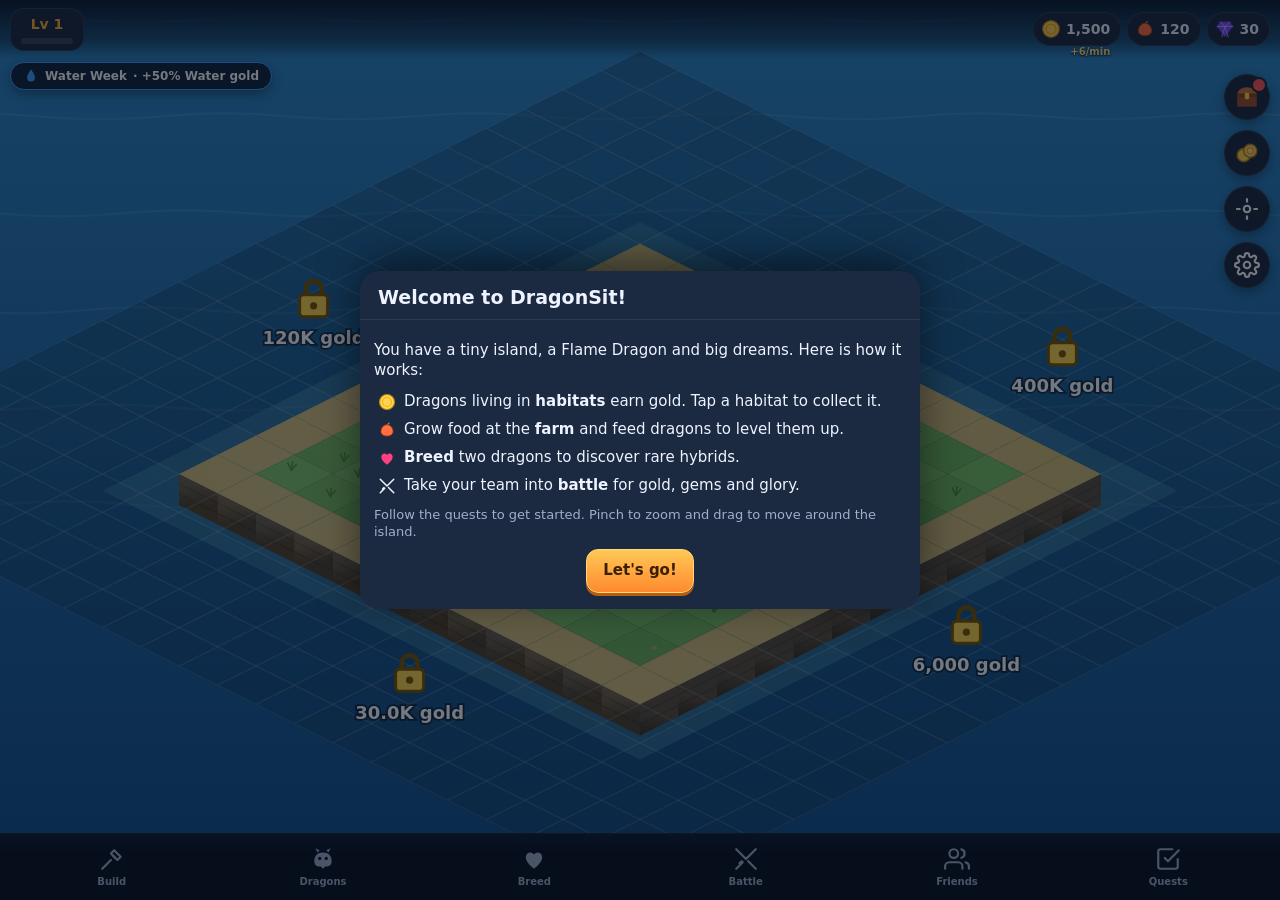
<file: index.html>
<!doctype html>
<html lang="en">
<head>
  <meta charset="utf-8">
  <meta name="viewport" content="width=device-width, initial-scale=1, maximum-scale=1, user-scalable=no, viewport-fit=cover">
  <title>DragonSit</title>
  <meta name="description" content="Raise, breed and battle dragons on your own island. A cosy city-builder you can play in your browser.">
  <meta name="theme-color" content="#0f1b2d">
  <meta name="apple-mobile-web-app-capable" content="yes">
  <meta name="mobile-web-app-capable" content="yes">
  <meta name="apple-mobile-web-app-status-bar-style" content="black-translucent">
  <meta name="apple-mobile-web-app-title" content="DragonSit">
  <meta name="format-detection" content="telephone=no">
  <link rel="manifest" href="./manifest.webmanifest">
  <link rel="icon" type="image/svg+xml" href="./icons/icon.svg">
  <link rel="apple-touch-icon" href="./icons/apple-touch-icon.png">
  <link rel="stylesheet" href="./css/style.css">
</head>
<body>
  <div id="app">
    <canvas id="island" aria-label="Your dragon island"></canvas>

    <header id="hud">
      <button class="player" id="hud-player" aria-label="Player level and quests">
        <span class="lvl-badge">Lv <b id="hud-level">1</b></span>
        <span class="xpbar"><span id="hud-xp"></span></span>
        <span id="quest-badge" class="badge" hidden>0</span>
      </button>
      <div class="resources">
        <button class="res" id="hud-gold"><svg viewBox="0 0 24 24"><circle cx="12" cy="12" r="10" fill="#ffd54f" stroke="#b8860b" stroke-width="1.5"/><circle cx="12" cy="12" r="6" fill="none" stroke="#f9a825" stroke-width="1.5"/></svg><span id="hud-gold-v">0</span><small id="hud-rate">+0/min</small></button>
        <button class="res" id="hud-food"><svg viewBox="0 0 24 24"><path d="M12 5C7 5 4 10 4 14c0 4 4 6 8 6s8-2 8-6c0-4-3-9-8-9z" fill="#ff7043" stroke="#bf360c" stroke-width="1.2"/><path d="M12 5c1-2 2-3 4-3-1 2-2 3-4 3z" fill="#7cb342"/></svg><span id="hud-food-v">0</span></button>
        <button class="res" id="hud-gems"><svg viewBox="0 0 24 24"><path d="M6 3h12l4 6-10 13L2 9z" fill="#7c4dff" stroke="#4527a0" stroke-width="1.2"/><path d="M6 3l6 6 6-6M2 9h20M12 9l-4 13M12 9l4 13" fill="none" stroke="#d1c4e9" stroke-width="1" opacity=".8"/></svg><span id="hud-gems-v">0</span></button>
      </div>
    </header>

    <div id="side-buttons">
      <button class="round-btn" id="btn-daily" aria-label="Daily chest" title="Daily chest"><svg viewBox="0 0 24 24"><path d="M3 9h18v11a1 1 0 0 1-1 1H4a1 1 0 0 1-1-1z" fill="#a0522d"/><path d="M3 9a9 6 0 0 1 18 0z" fill="#c8763b"/><rect x="3" y="9" width="18" height="3" fill="#8b4513"/><rect x="10" y="8" width="4" height="6" rx="1" fill="#ffd54f"/></svg></button>
      <button class="round-btn" id="btn-collect" aria-label="Collect all gold" title="Collect all"><svg viewBox="0 0 24 24"><circle cx="9" cy="14" r="6" fill="#ffd54f" stroke="#b8860b" stroke-width="1.5"/><circle cx="15" cy="10" r="6" fill="#ffe082" stroke="#b8860b" stroke-width="1.5"/><circle cx="15" cy="10" r="3" fill="none" stroke="#f9a825" stroke-width="1.5"/></svg></button>
      <button class="round-btn" id="btn-center" aria-label="Center map" title="Center map"><svg viewBox="0 0 24 24" fill="none" stroke="#fff" stroke-width="2"><circle cx="12" cy="12" r="3"/><path d="M12 2v4M12 18v4M2 12h4M18 12h4"/></svg></button>
      <button class="round-btn" id="btn-isles" aria-label="Travel between isles" title="Isles" hidden><svg viewBox="0 0 24 24" fill="none" stroke="#fff" stroke-width="2" stroke-linecap="round" stroke-linejoin="round"><path d="M3 17l6-6 4 4 8-8"/><path d="M14 7h7v7"/><path d="M3 21h18"/></svg></button>
      <button class="round-btn" id="btn-settings" aria-label="Settings" title="Settings"><svg viewBox="0 0 24 24" fill="none" stroke="#fff" stroke-width="2"><circle cx="12" cy="12" r="3"/><path d="M19.4 15a1.7 1.7 0 0 0 .3 1.8l.1.1a2 2 0 1 1-2.8 2.8l-.1-.1a1.7 1.7 0 0 0-1.8-.3 1.7 1.7 0 0 0-1 1.5V21a2 2 0 1 1-4 0v-.1a1.7 1.7 0 0 0-1.1-1.5 1.7 1.7 0 0 0-1.8.3l-.1.1a2 2 0 1 1-2.8-2.8l.1-.1a1.7 1.7 0 0 0 .3-1.8 1.7 1.7 0 0 0-1.5-1H3a2 2 0 1 1 0-4h.1a1.7 1.7 0 0 0 1.5-1.1 1.7 1.7 0 0 0-.3-1.8l-.1-.1a2 2 0 1 1 2.8-2.8l.1.1a1.7 1.7 0 0 0 1.8.3H9a1.7 1.7 0 0 0 1-1.5V3a2 2 0 1 1 4 0v.1a1.7 1.7 0 0 0 1 1.5 1.7 1.7 0 0 0 1.8-.3l.1-.1a2 2 0 1 1 2.8 2.8l-.1.1a1.7 1.7 0 0 0-.3 1.8V9a1.7 1.7 0 0 0 1.5 1H21a2 2 0 1 1 0 4h-.1a1.7 1.7 0 0 0-1.5 1z"/></svg></button>
    </div>

    <button id="event-banner" class="event-banner" aria-label="Weekly event"></button>

    <div id="a2hs" class="a2hs" hidden>
      <span>Tap <b>Share</b> → <b>Add to Home Screen</b> to play fullscreen.</span><button class="icon-btn" aria-label="Dismiss">&times;</button>
    </div>

    <nav id="bottom-nav">
      <button data-open="shop"><svg viewBox="0 0 24 24" fill="none" stroke="currentColor" stroke-width="2" stroke-linecap="round" stroke-linejoin="round"><path d="M14 4l6 6-3 3-6-6zM3 21l8-8"/><path d="M13 9l2 2"/></svg><span>Build</span></button>
      <button data-open="dragons"><svg viewBox="0 0 24 24" fill="currentColor"><path d="M4 14c0-5 3-8 8-8s8 3 8 8c0 3-2 5-5 5h-1l-2 2-2-2h-1c-3 0-5-2-5-5zm5-1a1.5 1.5 0 1 0 0-3 1.5 1.5 0 0 0 0 3zm6 0a1.5 1.5 0 1 0 0-3 1.5 1.5 0 0 0 0 3zM7 6L5 2l4 2zm10 0l2-4-4 2z"/></svg><span>Dragons</span></button>
      <button data-open="breed"><svg viewBox="0 0 24 24" fill="currentColor"><path d="M12 21C4 15 3 10 6 7c2-2 5-1 6 1 1-2 4-3 6-1 3 3 2 8-6 14z"/></svg><span>Breed</span></button>
      <button data-open="battle"><svg viewBox="0 0 24 24" fill="none" stroke="currentColor" stroke-width="2" stroke-linecap="round"><path d="M3 21l6-6M21 21l-6-6M3 3l9 9M21 3l-9 9M14 14l2 2M8 14l-2 2"/></svg><span>Battle</span></button>
      <button data-open="friends"><svg viewBox="0 0 24 24" fill="none" stroke="currentColor" stroke-width="2" stroke-linecap="round" stroke-linejoin="round"><path d="M17 21v-2a4 4 0 0 0-4-4H5a4 4 0 0 0-4 4v2"/><circle cx="9" cy="7" r="4"/><path d="M23 21v-2a4 4 0 0 0-3-3.87M16 3.13a4 4 0 0 1 0 7.75"/></svg><span>Friends</span></button>
      <button data-open="quests"><svg viewBox="0 0 24 24" fill="none" stroke="currentColor" stroke-width="2" stroke-linecap="round" stroke-linejoin="round"><path d="M9 11l3 3L22 4"/><path d="M21 12v7a2 2 0 0 1-2 2H5a2 2 0 0 1-2-2V5a2 2 0 0 1 2-2h11"/></svg><span>Quests</span></button>
    </nav>

    <div id="placement-bar" hidden>
      <button class="btn ghost" data-action="cancel">Cancel</button>
      <div class="pl-text"><div class="pl-name">Place</div><div class="pl-hint">Drag to position</div></div>
      <button class="btn primary" data-action="confirm">Confirm</button>
    </div>

    <div id="battle-root" hidden></div>
    <div id="modal-root"></div>
    <div id="toast-root"></div>
  </div>
  <script type="module" src="./src/main.js"></script>
</body>
</html>
</file>
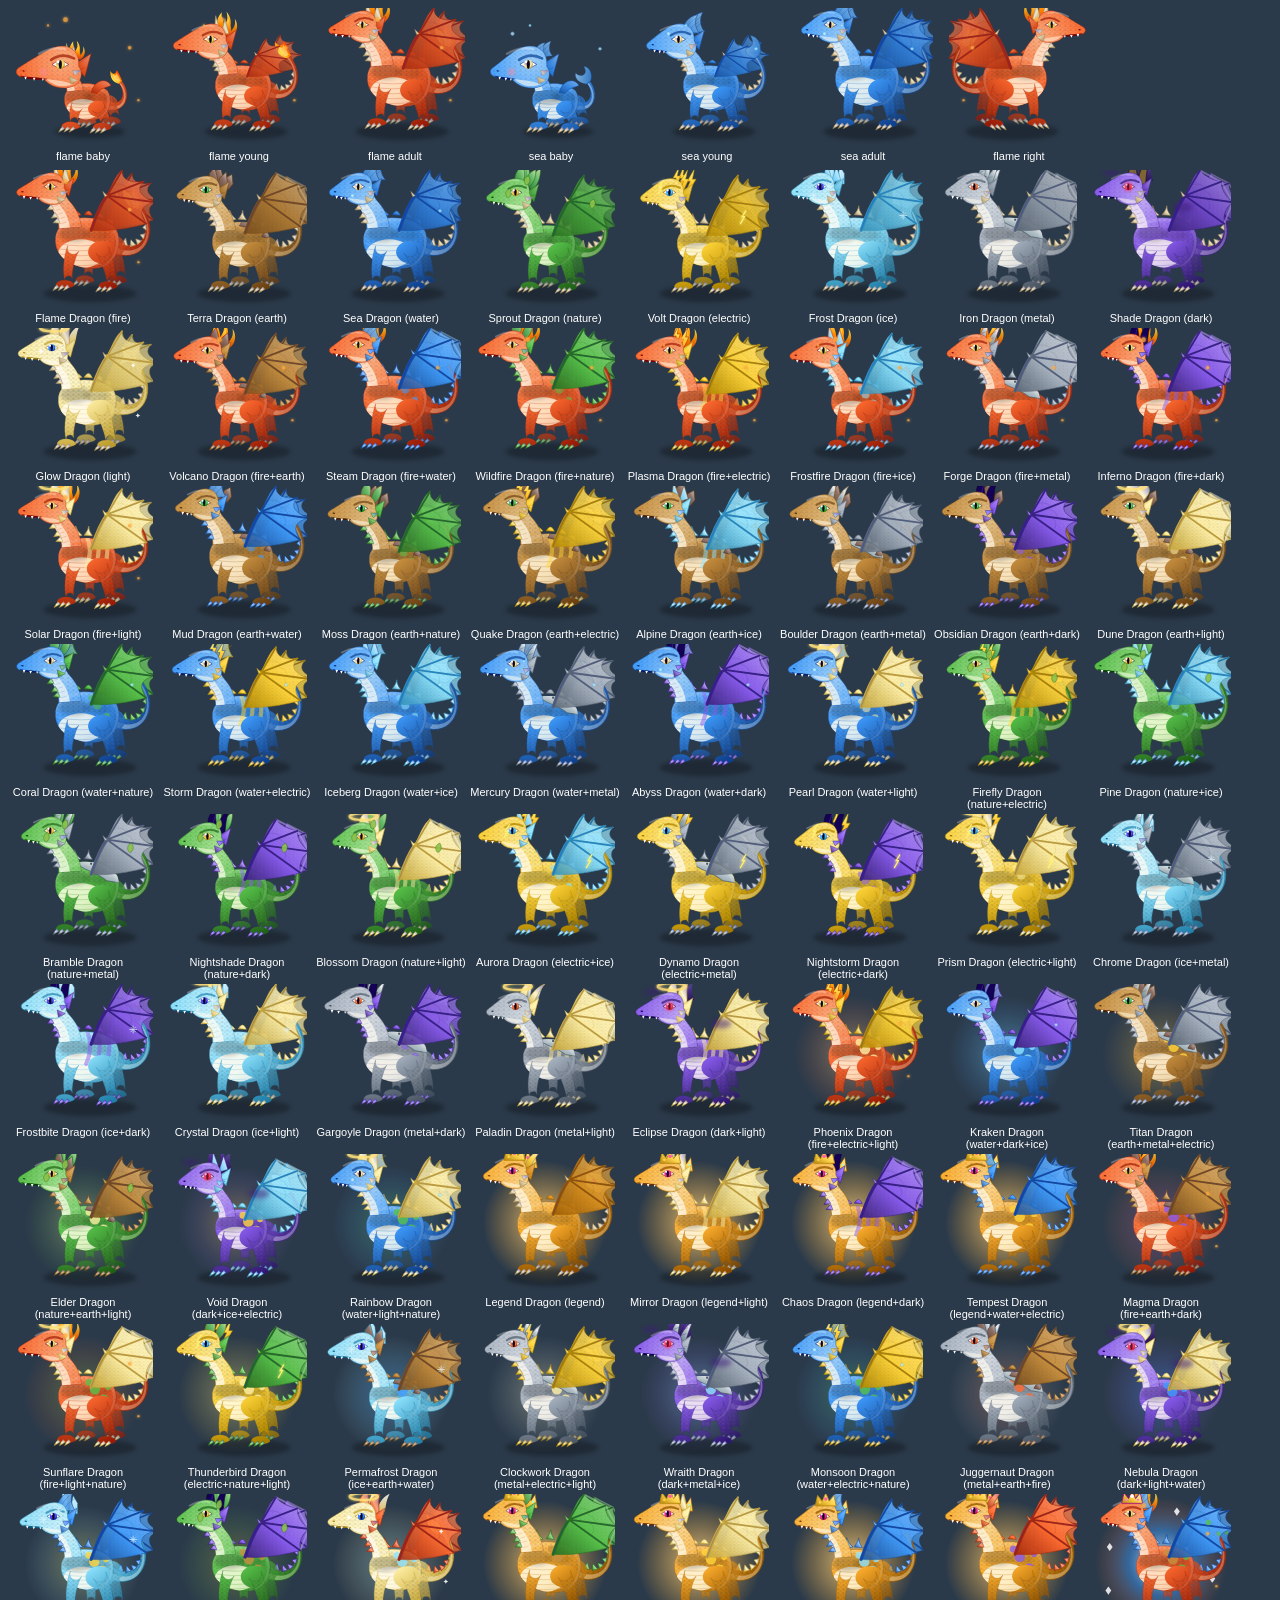
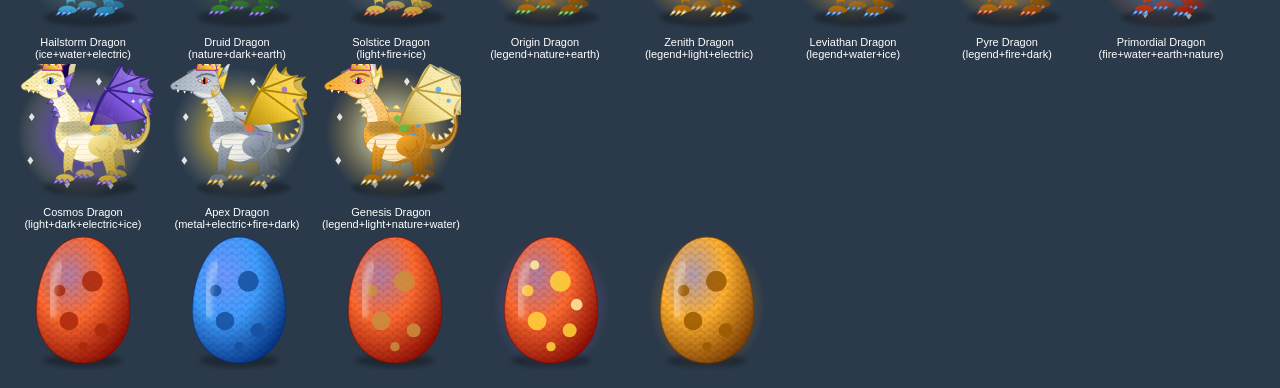
<file: tools/artpreview.html>
<!doctype html><html><head><meta charset="utf-8"><style>body{background:#2b3a4a;font-family:sans-serif;color:#fff;margin:0;padding:8px}.grid{display:flex;flex-wrap:wrap;gap:4px}.c{width:150px;text-align:center;font-size:11px}.c svg{width:140px;height:140px}.row{display:flex;gap:6px;margin-bottom:8px}</style></head><body>
<div id="stages" class="row"></div>
<div id="grid" class="grid"></div>
<div id="eggs" class="row"></div>
<script type="module">
import { dragonSVG, eggSVG } from '../src/art/dragon.js';
import { DRAGON_LIST } from '../src/data/dragons.js';
const st = document.getElementById('stages');
for (const id of ['flame','sea']) for (const s of ['baby','young','adult']) st.innerHTML += `<div class="c">${dragonSVG(id, s, {size:140})}<div>${id} ${s}</div></div>`;
st.innerHTML += `<div class="c">${dragonSVG('flame','adult',{size:140,facing:'right'})}<div>flame right</div></div>`;
const g = document.getElementById('grid');
for (const d of DRAGON_LIST) g.innerHTML += `<div class="c">${dragonSVG(d.id,'adult',{size:140})}<div>${d.name} (${d.elements.join('+')})</div></div>`;
const e = document.getElementById('eggs');
for (const id of ['flame','sea','volcano','phoenix','legend']) e.innerHTML += `<div class="c">${eggSVG(id,{size:80})}</div>`;
window.__done = true;
</script></body></html>
</file>
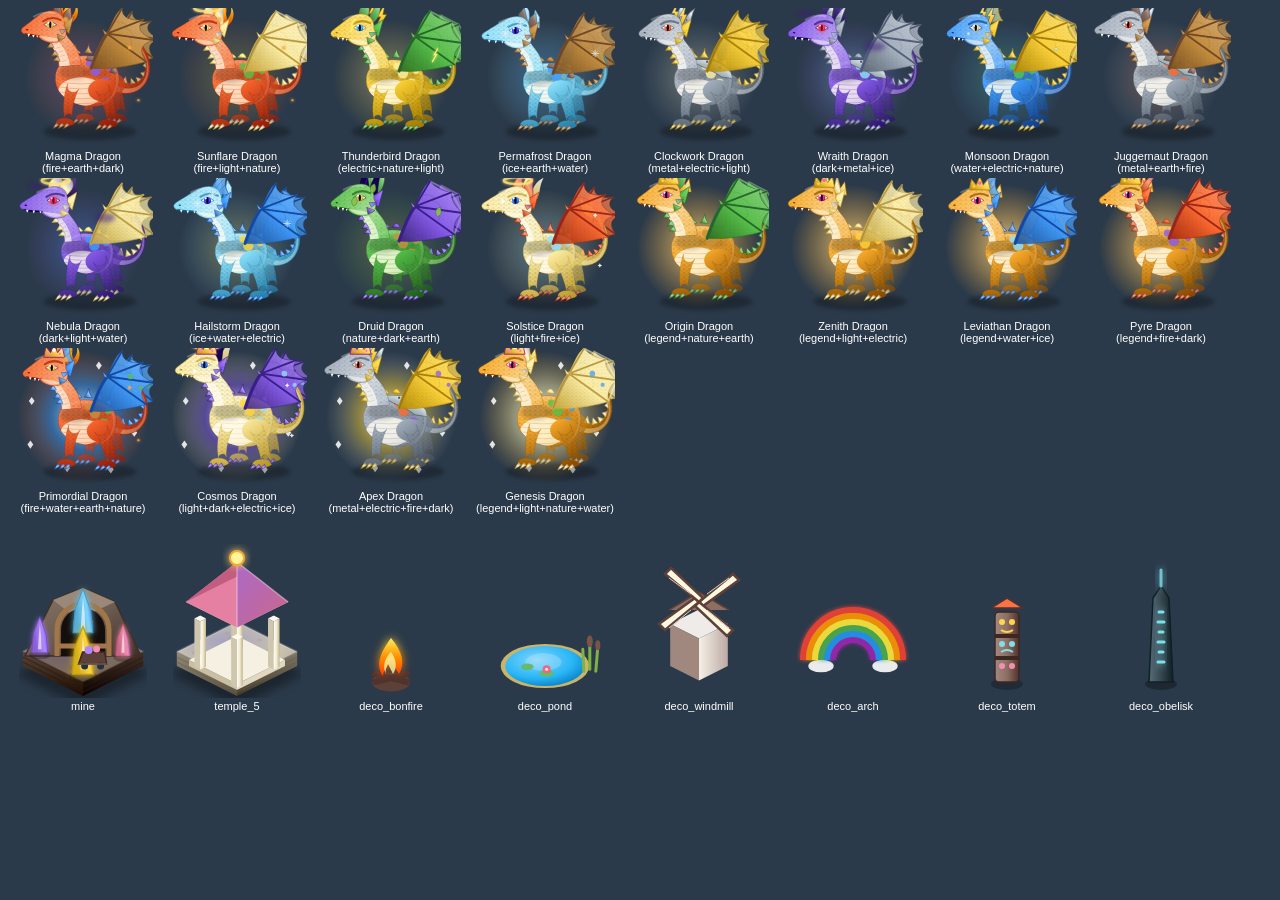
<file: tools/artpreview2.html>
<!doctype html><html><head><meta charset="utf-8"><style>body{background:#2b3a4a;font-family:sans-serif;color:#fff;margin:0;padding:8px}.grid{display:flex;flex-wrap:wrap;gap:4px;align-items:flex-end}.c{width:150px;text-align:center;font-size:11px}.c svg{width:140px;height:140px}.b .c svg{width:auto;height:auto;max-width:200px}</style></head><body>
<div id="grid" class="grid"></div>
<div id="bgrid" class="grid b"></div>
<script type="module">
import { dragonSVG } from '../src/art/dragon.js';
import { buildingSVG } from '../src/art/buildings.js';
import { DRAGON_LIST } from '../src/data/dragons.js';
const g = document.getElementById('grid');
for (const d of DRAGON_LIST.slice(55)) g.innerHTML += `<div class="c">${dragonSVG(d.id,'adult',{size:140})}<div>${d.name} (${d.elements.join('+')})</div></div>`;
const bg = document.getElementById('bgrid');
for (const id of ['mine','temple_5','deco_bonfire','deco_pond','deco_windmill','deco_arch','deco_totem','deco_obelisk']) bg.innerHTML += `<div class="c">${buildingSVG({def:id,level:id==='mine'?3:1})}<div>${id}</div></div>`;
window.__done = true;
</script></body></html>
</file>
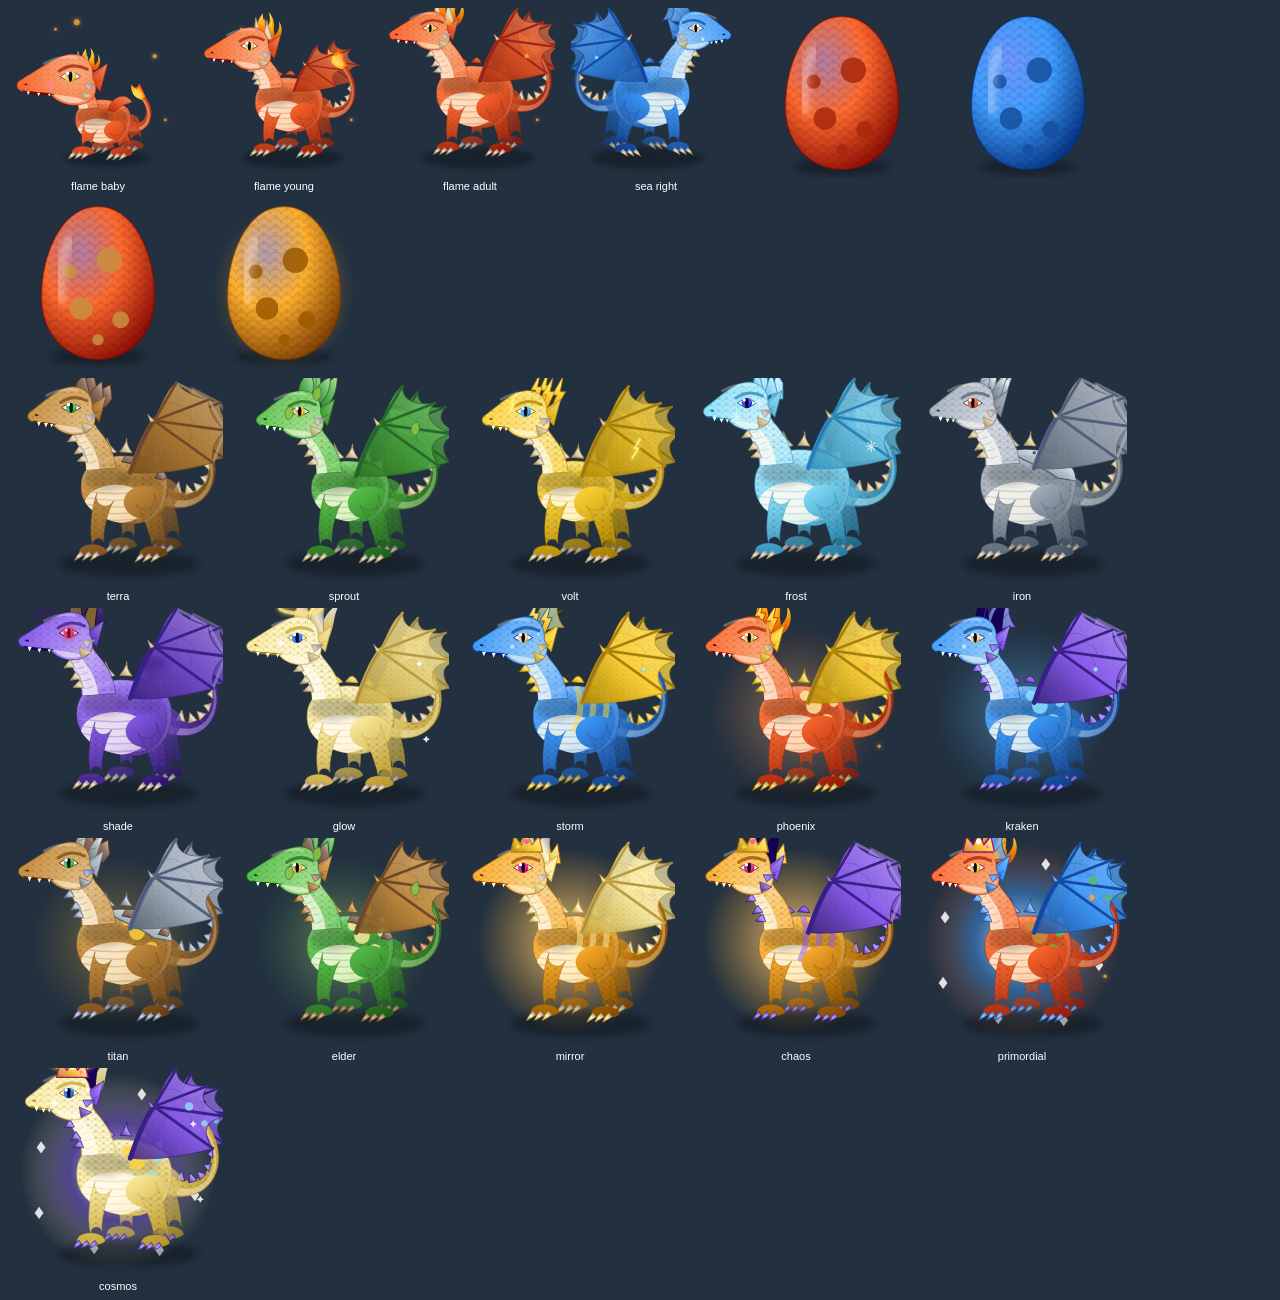
<file: tools/artpreview3.html>
<!doctype html><html><head><meta charset="utf-8"><style>body{background:#22303f;font-family:sans-serif;color:#fff;margin:0;padding:8px}.grid{display:flex;flex-wrap:wrap;gap:6px}.c{width:220px;text-align:center;font-size:11px}.c svg{width:210px;height:210px}.row{display:flex;gap:6px;margin-bottom:8px;flex-wrap:wrap}.row .c{width:180px}.row .c svg{width:170px;height:170px}</style></head><body>
<div id="stages" class="row"></div>
<div id="grid" class="grid"></div>
<script type="module">
import { dragonSVG, eggSVG } from '../src/art/dragon.js';
const st = document.getElementById('stages');
for (const s of ['baby','young','adult']) st.innerHTML += `<div class="c">${dragonSVG('flame', s, {size:170})}<div>flame ${s}</div></div>`;
st.innerHTML += `<div class="c">${dragonSVG('sea','adult',{size:170,facing:'right'})}<div>sea right</div></div>`;
for (const id of ['flame','sea','volcano','legend']) st.innerHTML += `<div class="c">${eggSVG(id,{size:80})}</div>`;
const g = document.getElementById('grid');
for (const id of ['terra','sprout','volt','frost','iron','shade','glow','storm','phoenix','kraken','titan','elder','mirror','chaos','primordial','cosmos']) g.innerHTML += `<div class="c">${dragonSVG(id,'adult',{size:210})}<div>${id}</div></div>`;
window.__done = true;
</script></body></html>
</file>
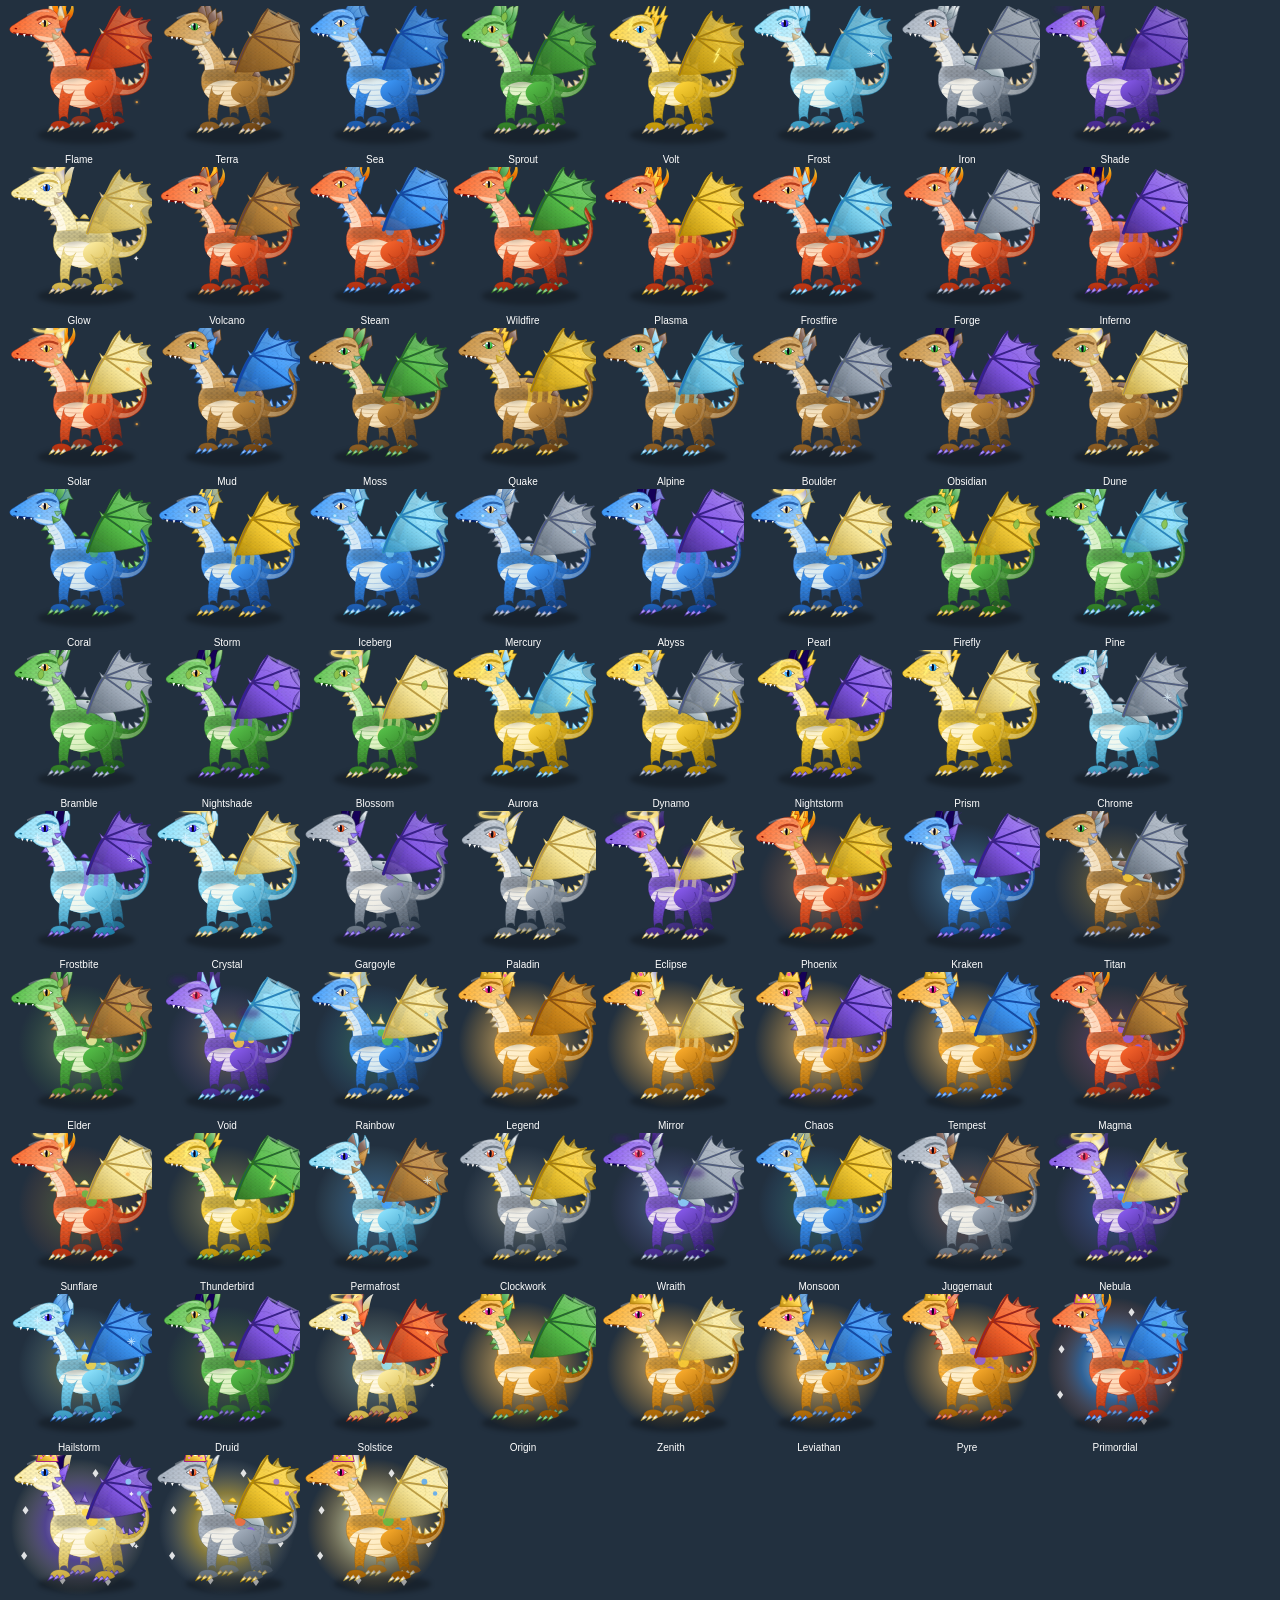
<file: tools/artpreview4.html>
<!doctype html><html><head><meta charset="utf-8"><style>body{background:#22303f;font-family:sans-serif;color:#fff;margin:0;padding:6px}.grid{display:flex;flex-wrap:wrap;gap:2px}.c{width:146px;text-align:center;font-size:10px}.c svg{width:146px;height:146px}</style></head><body>
<div id="grid" class="grid"></div>
<script type="module">
import { dragonSVG } from '../src/art/dragon.js';
import { DRAGON_LIST } from '../src/data/dragons.js';
const g = document.getElementById('grid');
for (const d of DRAGON_LIST) g.innerHTML += `<div class="c">${dragonSVG(d.id,'adult',{size:146})}<div>${d.name.replace(' Dragon','')}</div></div>`;
window.__done = true;
</script></body></html>
</file>
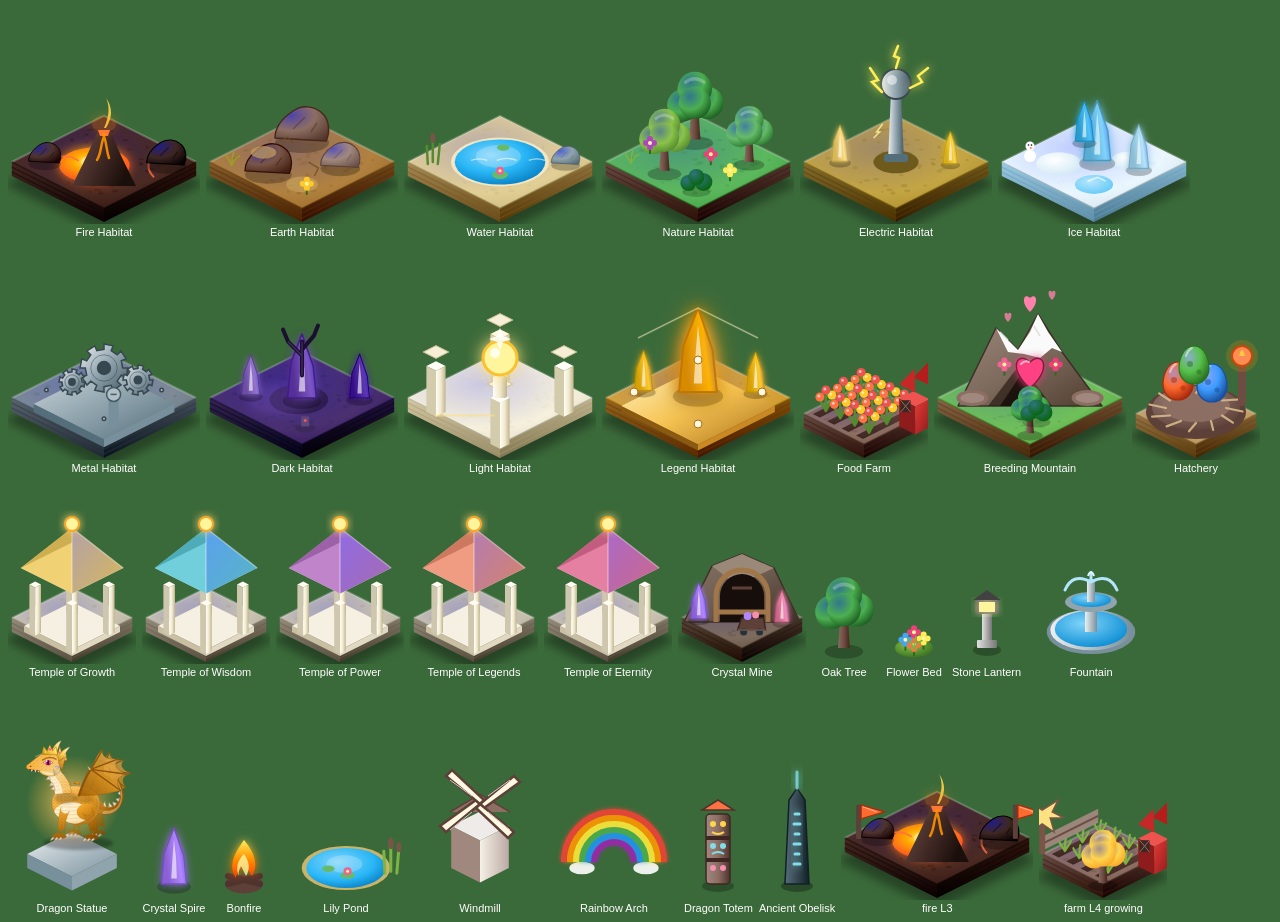
<file: tools/buildpreview.html>
<!doctype html><html><head><meta charset="utf-8"><style>body{background:#3b6a3a;font-family:sans-serif;color:#fff;margin:0;padding:8px}.grid{display:flex;flex-wrap:wrap;gap:6px;align-items:flex-end}.c{text-align:center;font-size:11px}</style></head><body>
<div id="grid" class="grid"></div>
<script type="module">
import { buildingSVG } from '../src/art/buildings.js';
import { BUILDING_LIST } from '../src/data/buildings.js';
import { DRAGONS } from '../src/data/dragons.js';
const g = document.getElementById('grid');
for (const d of BUILDING_LIST) {
  const b = { def: d.id, level: 1 };
  let extra = {};
  if (d.type === 'farm') extra = { farmState: 'ready' };
  if (d.type === 'hatchery') extra = { eggs: [DRAGONS.flame, DRAGONS.sea, DRAGONS.sprout] };
  if (d.type === 'breeding') extra = { breedingActive: true };
  g.innerHTML += `<div class="c">${buildingSVG(b, extra)}<div>${d.name}</div></div>`;
}
g.innerHTML += `<div class="c">${buildingSVG({def:'habitat_fire',level:3})}<div>fire L3</div></div>`;
g.innerHTML += `<div class="c">${buildingSVG({def:'farm',level:4},{farmState:'growing'})}<div>farm L4 growing</div></div>`;
window.__done = true;
</script></body></html>
</file>
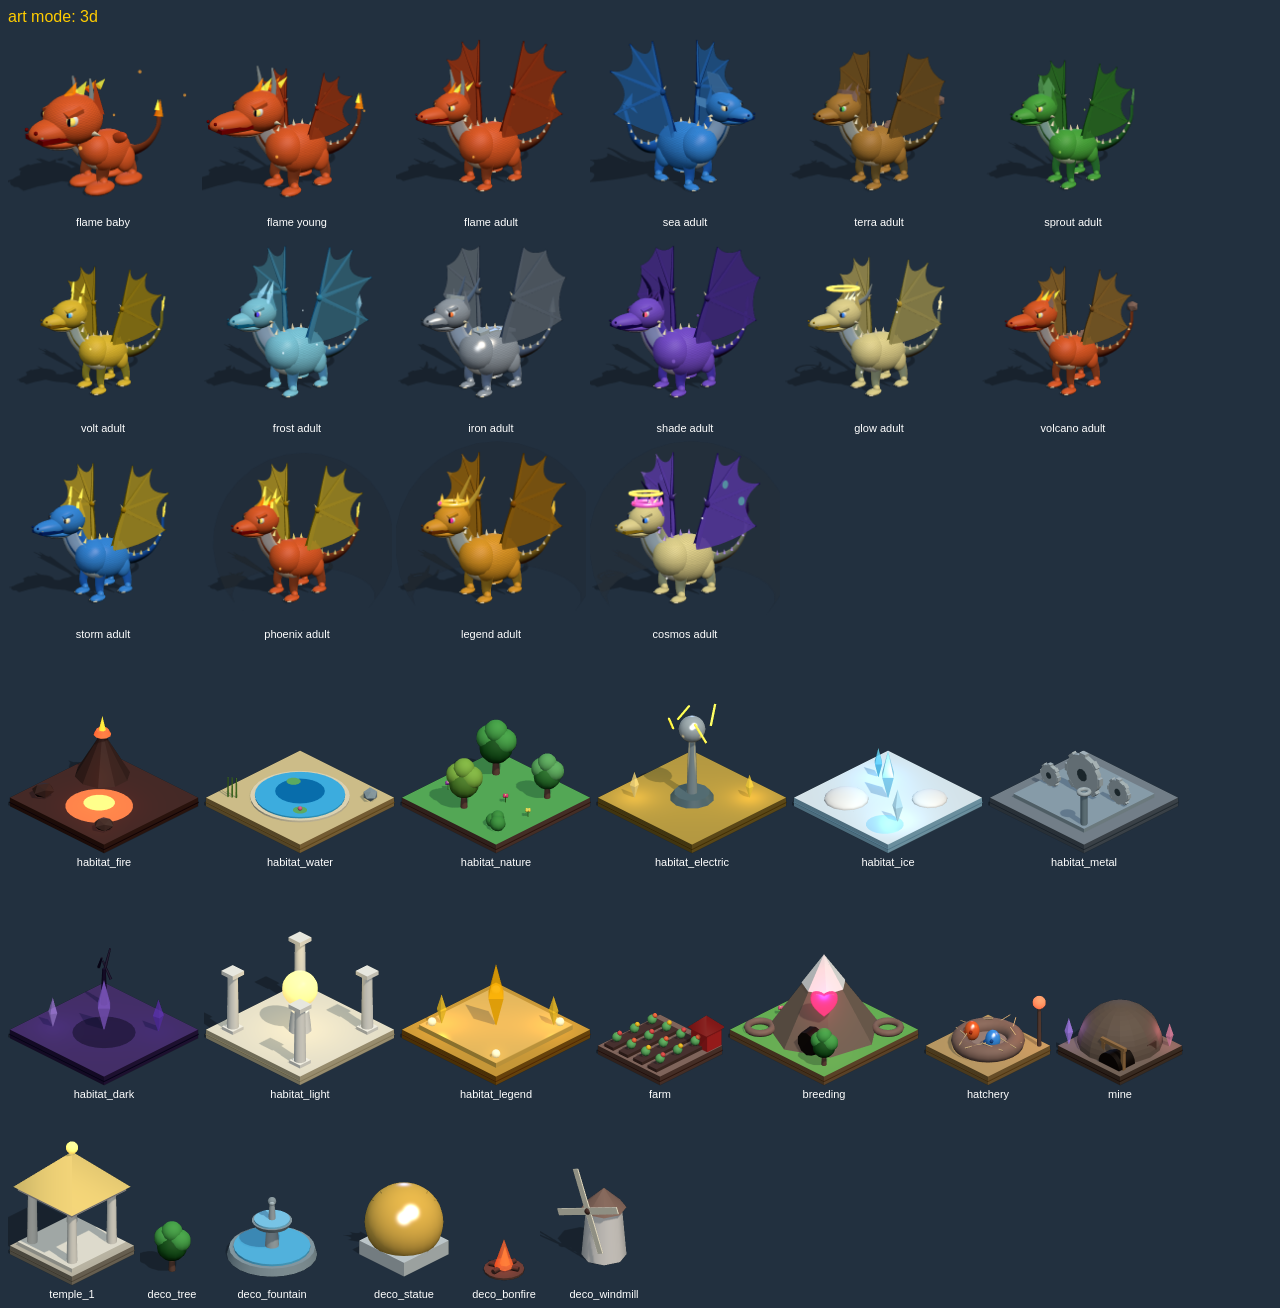
<file: tools/preview3d.html>
<!doctype html><html><head><meta charset="utf-8"><style>body{background:#22303f;font-family:sans-serif;color:#fff;margin:0;padding:8px}.grid{display:flex;flex-wrap:wrap;gap:4px;align-items:flex-end}.c{text-align:center;font-size:11px}.c img{display:block}#status{color:#fc0}</style></head><body>
<div id="status">loading…</div>
<div id="grid" class="grid"></div>
<div id="bgrid" class="grid"></div>
<script type="module">
import { initArt, dragonImgHtml, buildingImgHtml, art } from '../src/art/sprites.js';
const status = document.getElementById('status');
try {
  const mode = await initArt();
  status.textContent = 'art mode: ' + mode;
  const g = document.getElementById('grid');
  const list = [['flame','baby'],['flame','young'],['flame','adult'],['sea','adult'],['terra','adult'],['sprout','adult'],['volt','adult'],['frost','adult'],['iron','adult'],['shade','adult'],['glow','adult'],['volcano','adult'],['storm','adult'],['phoenix','adult'],['legend','adult'],['cosmos','adult']];
  for (const [id, st] of list) g.innerHTML += `<div class="c">${dragonImgHtml(id, st, { size: 190, eager: true, facing: id === 'sea' ? 'right' : 'left' })}<div>${id} ${st}</div></div>`;
  const bg = document.getElementById('bgrid');
  for (const id of ['habitat_fire','habitat_water','habitat_nature','habitat_electric','habitat_ice','habitat_metal','habitat_dark','habitat_light','habitat_legend','farm','breeding','hatchery','mine','temple_1','deco_tree','deco_fountain','deco_statue','deco_bonfire','deco_windmill']) {
    const extra = id === 'farm' ? { farmState: 'ready' } : id === 'breeding' ? { breedingActive: true } : id === 'hatchery' ? { eggs: [{ id: 'flame', elements: ['fire'] }, { id: 'sea', elements: ['water'] }] } : {};
    bg.innerHTML += `<div class="c">${buildingImgHtml({ def: id, level: 1 }, extra, { eager: true })}<div>${id}</div></div>`;
  }
  window.__done = true;
} catch (e) { status.textContent = 'ERR ' + e.message + '\n' + e.stack; window.__done = true; }
</script></body></html>
</file>
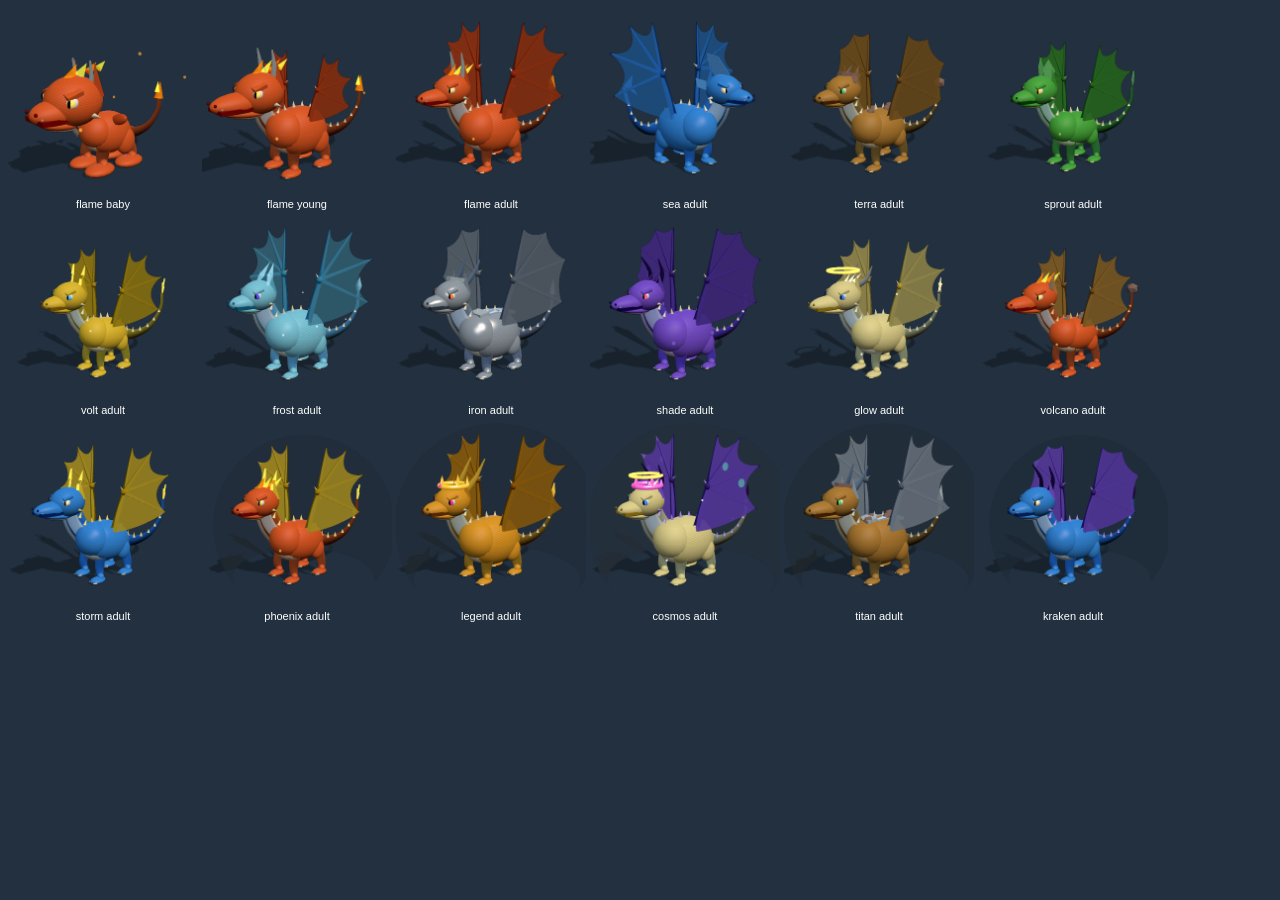
<file: tools/preview3d2.html>
<!doctype html><html><head><meta charset="utf-8"><style>body{background:#22303f;font-family:sans-serif;color:#fff;margin:0;padding:8px}.grid{display:flex;flex-wrap:wrap;gap:4px;align-items:flex-end}.c{text-align:center;font-size:11px}.c img{display:block}</style></head><body>
<div id="status"></div><div id="grid" class="grid"></div>
<script type="module">
import { initArt, dragonImgHtml } from '../src/art/sprites.js';
await initArt();
const g = document.getElementById('grid');
const list = [['flame','baby'],['flame','young'],['flame','adult'],['sea','adult'],['terra','adult'],['sprout','adult'],['volt','adult'],['frost','adult'],['iron','adult'],['shade','adult'],['glow','adult'],['volcano','adult'],['storm','adult'],['phoenix','adult'],['legend','adult'],['cosmos','adult'],['titan','adult'],['kraken','adult']];
for (const [id, st] of list) g.innerHTML += `<div class="c">${dragonImgHtml(id, st, { size: 190, eager: true, facing: id === 'sea' ? 'right' : 'left' })}<div>${id} ${st}</div></div>`;
window.__done = true;
</script></body></html>
</file>
<file: css/style.css>
:root {
  --bg: #0f1b2d;
  --panel: #1b2a41;
  --panel-2: #24364f;
  --line: rgba(255, 255, 255, 0.08);
  --text: #eef3ff;
  --muted: #9fb0c8;
  --accent: #ffb02e;
  --accent-2: #ff8a2e;
  --good: #4cd964;
  --bad: #ff5a5a;
  --gem: #a58cff;
  --sat: env(safe-area-inset-top, 0px);
  --sab: env(safe-area-inset-bottom, 0px);
  --sal: env(safe-area-inset-left, 0px);
  --sar: env(safe-area-inset-right, 0px);
  --nav-h: 64px;
}

* { box-sizing: border-box; -webkit-tap-highlight-color: transparent; }
[hidden] { display: none !important; }
html, body { height: 100%; margin: 0; }
body {
  position: fixed; inset: 0; overflow: hidden;
  background: var(--bg); color: var(--text);
  font-family: -apple-system, BlinkMacSystemFont, "Segoe UI", Roboto, system-ui, sans-serif;
  font-size: 15px; line-height: 1.35;
  overscroll-behavior: none; -webkit-user-select: none; user-select: none;
  -webkit-text-size-adjust: 100%;
}
button { font: inherit; color: inherit; }
b { font-weight: 700; }
h2, h3 { margin: 0; }
p { margin: 8px 0; }
svg { display: inline-block; vertical-align: middle; }

#app { position: absolute; inset: 0; overflow: hidden; }
#island { position: absolute; inset: 0; width: 100%; height: 100%; display: block; touch-action: none; }

/* ---------- HUD ---------- */
#hud {
  position: absolute; top: 0; left: 0; right: 0; z-index: 5;
  padding: calc(var(--sat) + 8px) calc(var(--sar) + 10px) 8px calc(var(--sal) + 10px);
  display: flex; align-items: center; gap: 8px;
  background: linear-gradient(to bottom, rgba(6, 14, 28, 0.9), rgba(6, 14, 28, 0.45) 70%, transparent);
  pointer-events: none;
}
#hud > * { pointer-events: auto; }
.player { position: relative; display: flex; flex-direction: column; align-items: stretch; gap: 4px; background: var(--panel); border: 1px solid var(--line); border-radius: 14px; padding: 6px 10px; min-width: 74px; }
.lvl-badge { font-weight: 800; font-size: 14px; color: var(--accent); white-space: nowrap; }
.xpbar { display: block; height: 6px; background: rgba(255, 255, 255, 0.12); border-radius: 3px; overflow: hidden; }
.xpbar span { display: block; height: 100%; width: 0; background: linear-gradient(90deg, #4fc3ff, #7ee0ff); border-radius: 3px; transition: width 0.4s; }
.badge { position: absolute; top: -6px; right: -6px; min-width: 20px; height: 20px; padding: 0 5px; border-radius: 10px; background: var(--bad); color: #fff; font-size: 12px; font-weight: 800; line-height: 20px; text-align: center; border: 2px solid #0f1b2d; }
.resources { display: flex; gap: 6px; margin-left: auto; flex-wrap: wrap; justify-content: flex-end; }
.res { display: flex; align-items: center; gap: 5px; background: var(--panel); border: 1px solid var(--line); border-radius: 999px; padding: 6px 10px 6px 7px; font-weight: 700; font-size: 14px; position: relative; }
.res svg { width: 20px; height: 20px; }
.res small { position: absolute; right: 10px; bottom: -13px; font-size: 10px; color: #ffe082; font-weight: 600; text-shadow: 0 1px 2px #000; }

#side-buttons { position: absolute; right: calc(var(--sar) + 10px); top: calc(var(--sat) + 74px); z-index: 4; display: flex; flex-direction: column; gap: 10px; }
.round-btn { width: 46px; height: 46px; border-radius: 50%; background: var(--panel); border: 1px solid var(--line); display: grid; place-items: center; box-shadow: 0 4px 12px rgba(0, 0, 0, 0.35); position: relative; }
.round-btn svg { width: 26px; height: 26px; }
.round-btn.ready::after { content: ''; position: absolute; top: 2px; right: 2px; width: 12px; height: 12px; border-radius: 50%; background: var(--bad); border: 2px solid var(--panel); animation: blink 1.2s infinite; }
@keyframes blink { 50% { opacity: 0.35; } }

.a2hs { position: absolute; left: 10px; right: 10px; bottom: calc(var(--nav-h) + var(--sab) + 10px); z-index: 6; background: #fff3cd; color: #4a3600; border-radius: 12px; padding: 10px 12px; display: flex; align-items: center; gap: 8px; font-size: 13px; box-shadow: 0 6px 20px rgba(0,0,0,.3); }
.a2hs .icon-btn { color: #4a3600; }

/* ---------- bottom nav ---------- */
#bottom-nav {
  position: absolute; left: 0; right: 0; bottom: 0; z-index: 5;
  display: flex; padding: 6px calc(var(--sar) + 6px) calc(var(--sab) + 6px) calc(var(--sal) + 6px);
  background: linear-gradient(to top, #0a1424 70%, rgba(10, 20, 36, 0.85)); border-top: 1px solid var(--line);
}
#bottom-nav button { flex: 1; display: flex; flex-direction: column; align-items: center; gap: 3px; padding: 6px 0; background: none; border: 0; border-radius: 12px; color: var(--muted); font-size: 10px; font-weight: 700; min-width: 0; }
#bottom-nav button svg { width: 26px; height: 26px; }
#bottom-nav button:active { background: rgba(255, 255, 255, 0.08); color: #fff; }
body.placing #bottom-nav { opacity: 0.3; pointer-events: none; }

#placement-bar { position: absolute; left: 10px; right: 10px; bottom: calc(var(--nav-h) + var(--sab) + 12px); z-index: 7; display: flex; align-items: center; gap: 10px; background: var(--panel); border: 1px solid var(--line); border-radius: 16px; padding: 10px; box-shadow: 0 8px 24px rgba(0,0,0,.4); }
#placement-bar[hidden] { display: none; }
.pl-text { flex: 1; text-align: center; }
.pl-name { font-weight: 800; }
.pl-hint { font-size: 12px; color: var(--muted); }

/* ---------- buttons ---------- */
.btn { display: inline-flex; align-items: center; justify-content: center; gap: 6px; min-height: 44px; padding: 8px 16px; border-radius: 12px; border: 1px solid var(--line); background: var(--panel-2); color: var(--text); font-weight: 700; cursor: pointer; transition: transform 0.08s, filter 0.15s; }
.btn:active { transform: scale(0.97); filter: brightness(1.15); }
.btn:disabled { opacity: 0.45; pointer-events: none; }
.btn.primary { background: linear-gradient(180deg, #ffc857, var(--accent-2)); color: #3a2000; border-color: #ffd97a; box-shadow: 0 3px 0 #b85c10; }
.btn.ghost { background: transparent; }
.btn.danger { color: #ff8080; border-color: rgba(255, 90, 90, 0.4); }
.btn.small { min-height: 36px; padding: 6px 12px; font-size: 13px; border-radius: 10px; }
.btn.wide { width: 100%; }
.btn.grow { flex: 1; }
.btn .elicon, .btn svg { width: 16px; height: 16px; }
.icon-btn { background: none; border: 0; color: var(--text); font-size: 26px; line-height: 1; width: 40px; height: 40px; border-radius: 50%; display: grid; place-items: center; }
.icon-btn.tiny { width: 30px; height: 30px; font-size: 16px; background: var(--panel-2); }
.link { background: none; border: 0; color: #7ecbff; text-decoration: underline; font-weight: 600; padding: 0; }

/* ---------- modals ---------- */
#modal-root { position: absolute; inset: 0; z-index: 20; pointer-events: none; }
.modal-backdrop { position: absolute; inset: 0; background: rgba(4, 10, 22, 0); display: flex; align-items: flex-end; justify-content: center; pointer-events: auto; transition: background 0.2s; }
.modal-backdrop.open { background: rgba(4, 10, 22, 0.55); }
.modal-backdrop.closing { background: rgba(4, 10, 22, 0); }
.sheet { width: 100%; max-width: 560px; max-height: calc(100% - var(--sat) - 40px); background: var(--panel); border-radius: 22px 22px 0 0; display: flex; flex-direction: column; transform: translateY(40px); opacity: 0; transition: transform 0.22s ease-out, opacity 0.2s; box-shadow: 0 -10px 40px rgba(0,0,0,.5); }
.sheet.full { height: calc(100% - var(--sat) - 40px); }
.modal-backdrop.open .sheet { transform: translateY(0); opacity: 1; }
.modal-backdrop.closing .sheet { transform: translateY(40px); opacity: 0; }
.modal-backdrop.center { align-items: center; padding: 16px; }
.modal-backdrop.center .sheet { border-radius: 20px; max-height: calc(100% - 32px); transform: scale(0.94); }
.modal-backdrop.center.open .sheet { transform: scale(1); }
.sheet-head { display: flex; align-items: center; gap: 8px; padding: 14px 8px 8px 18px; border-bottom: 1px solid var(--line); }
.sheet-head h2 { flex: 1; font-size: 19px; font-weight: 800; display: flex; align-items: center; gap: 8px; }
.sheet-body { overflow-y: auto; -webkit-overflow-scrolling: touch; padding: 12px 14px calc(var(--sab) + 16px); flex: 1; }
.modal-backdrop.center .sheet-body { padding-bottom: 16px; }
.celebrate .sheet { border: 2px solid var(--accent); box-shadow: 0 0 40px rgba(255, 176, 46, 0.35); }
.dialog-text { font-size: 15px; }
.reward-line { font-size: 17px; display: flex; gap: 12px; justify-content: center; flex-wrap: wrap; }

/* ---------- toasts ---------- */
#toast-root { position: absolute; bottom: calc(var(--nav-h) + var(--sab) + 14px); left: 0; right: 0; z-index: 30; display: flex; flex-direction: column-reverse; align-items: center; gap: 6px; pointer-events: none; }
.toast { background: rgba(20, 32, 52, 0.95); border: 1px solid var(--line); color: #fff; padding: 9px 14px; border-radius: 12px; font-weight: 600; font-size: 14px; max-width: 92%; text-align: center; opacity: 0; transform: translateY(8px); transition: all 0.25s; box-shadow: 0 6px 20px rgba(0,0,0,.4); }
.toast.show { opacity: 1; transform: translateY(0); }
.toast.good { border-color: rgba(76, 217, 100, 0.5); }
.toast.bad { border-color: rgba(255, 90, 90, 0.6); background: rgba(70, 20, 25, 0.95); }
.toast svg { width: 16px; height: 16px; }

/* ---------- lists & cards ---------- */
.tabs { display: flex; gap: 4px; background: rgba(0,0,0,.25); border-radius: 12px; padding: 4px; margin-bottom: 10px; overflow-x: auto; }
.tab { flex: 1; min-height: 38px; border: 0; background: transparent; color: var(--muted); border-radius: 9px; font-weight: 700; font-size: 13px; white-space: nowrap; padding: 0 10px; }
.tab.active { background: var(--panel-2); color: #fff; }
.card { background: var(--panel-2); border: 1px solid var(--line); border-radius: 14px; padding: 12px; margin: 10px 0; }
.card h3 { margin-bottom: 6px; }
.row { display: flex; align-items: center; }
.row.gap { gap: 8px; }
.row.wrap { flex-wrap: wrap; }
.row.between { justify-content: space-between; }
.row.center { justify-content: center; }
.center-text { text-align: center; }
.hint { color: var(--muted); font-size: 13px; }
.muted { color: var(--muted); font-weight: 500; }
.bad { color: var(--bad); }
.tag { display: inline-block; font-size: 11px; font-weight: 700; padding: 2px 7px; border-radius: 999px; background: rgba(255,255,255,.12); }
.tag.good { background: rgba(76, 217, 100, 0.25); color: #9ef0a8; }
.group-title { font-size: 14px; color: var(--muted); text-transform: uppercase; letter-spacing: 0.5px; margin: 14px 0 6px; }
.cost { display: inline-flex; align-items: center; gap: 3px; font-weight: 700; }
.cost svg { width: 16px; height: 16px; }
.cost.no { color: var(--bad); }
.cost.free { color: var(--good); }
.elbadge { display: inline-grid; place-items: center; width: 22px; height: 22px; border-radius: 50%; background: var(--el, #666); vertical-align: middle; margin-right: 2px; }
.elbadge.phys { background: #6b7a8c; color: #fff; font-size: 14px; }
.badges { display: flex; align-items: center; gap: 4px; flex-wrap: wrap; margin: 3px 0; }
.badges.center { justify-content: center; }
.rarity { font-size: 12px; font-weight: 700; }
.list-item { display: flex; align-items: center; gap: 10px; width: 100%; text-align: left; background: var(--panel-2); border: 1px solid var(--line); border-radius: 14px; padding: 8px 10px; margin: 6px 0; color: var(--text); }
.list-item.tappable:active { filter: brightness(1.15); }
.list-item.selected { border-color: var(--accent); box-shadow: inset 0 0 0 1px var(--accent); }
.list-item.locked { opacity: 0.55; }
.list-item.empty { border-style: dashed; background: transparent; }
.list-item .thumb { width: 66px; height: 66px; flex: none; display: grid; place-items: center; }
.list-item .thumb svg { width: 100%; height: 100%; }
.list-item .thumb.egg svg { width: 42px; height: 50px; }
.list-item .info { flex: 1; min-width: 0; }
.list-item .name { font-weight: 800; font-size: 15px; }
.list-item .desc { color: var(--muted); font-size: 12px; }
.list-item .meta { font-size: 12px; color: var(--muted); margin-top: 2px; display: flex; align-items: center; gap: 6px; flex-wrap: wrap; }
.chev { color: var(--muted); font-size: 24px; }
.pick-mark { width: 28px; height: 28px; border-radius: 50%; background: var(--accent); color: #3a2000; font-weight: 800; display: grid; place-items: center; }
.list-item:not(.selected) .pick-mark { background: rgba(255,255,255,.1); }
.stat-grid { display: grid; grid-template-columns: repeat(3, 1fr); gap: 6px; margin: 10px 0; }
.stat-grid div { background: rgba(0,0,0,.2); border-radius: 10px; padding: 8px; font-size: 12px; color: var(--muted); display: flex; justify-content: space-between; }
.stat-grid b { color: #fff; font-size: 14px; }
.level-row { text-align: center; margin: 8px 0 4px; font-size: 16px; }
.dragon-hero { display: flex; justify-content: center; }
.dragon-hero svg { width: 170px; height: 170px; filter: drop-shadow(0 8px 12px rgba(0,0,0,.4)); }
.dragon-hero.unknown svg { filter: brightness(0.15) saturate(0) drop-shadow(0 0 0 #000); opacity: .8; }
.moves-list { display: flex; flex-wrap: wrap; gap: 6px; margin-top: 6px; }
.move-chip { background: rgba(0,0,0,.2); border-radius: 999px; padding: 4px 10px 4px 6px; font-size: 13px; display: inline-flex; align-items: center; gap: 4px; }
.big-icon { font-size: 48px; text-align: center; margin: 6px 0; }
.big-icon svg { width: 56px; height: 56px; }
.timer { font-size: 26px; font-weight: 800; font-variant-numeric: tabular-nums; margin: 6px 0; }
.input { -webkit-user-select: text; user-select: text; width: 100%; background: rgba(0,0,0,.3); border: 1px solid var(--line); color: #fff; border-radius: 10px; padding: 10px; font-size: 16px; margin-bottom: 10px; }
.input.code { height: 120px; font-family: ui-monospace, Menlo, monospace; font-size: 11px; word-break: break-all; }
textarea.input { resize: none; }
.howto { padding-left: 4px; list-style: none; margin: 10px 0; }
.howto li { margin: 8px 0; display: flex; gap: 8px; align-items: flex-start; }
.howto li svg { flex: none; margin-top: 2px; }
.actions-row { margin-top: 14px; }
.sticky-bottom { position: sticky; bottom: 0; padding-top: 10px; background: linear-gradient(to top, var(--panel) 70%, transparent); }

.bar { height: 10px; background: rgba(0,0,0,.35); border-radius: 5px; overflow: hidden; margin: 6px 0; }
.bar-fill { height: 100%; background: linear-gradient(90deg, #4fc3ff, #7ee0ff); border-radius: 5px; transition: width 0.4s; }
.bar.gold .bar-fill { background: linear-gradient(90deg, #ffb02e, #ffe082); }
.bar.time .bar-fill { background: linear-gradient(90deg, #7c4dff, #b39dff); }
.bar.xp .bar-fill { background: linear-gradient(90deg, #4fc3ff, #7ee0ff); }
.bar.hp { height: 12px; }
.bar.hp .bar-fill.ok { background: linear-gradient(90deg, #43d16b, #8ef0a8); }
.bar.hp .bar-fill.warn { background: linear-gradient(90deg, #ffb02e, #ffe082); }
.bar.hp .bar-fill.low { background: linear-gradient(90deg, #ff4d4d, #ff9a9a); }
.bar.hp.mini { height: 6px; margin: 4px 0 0; }

/* dragon book grid */
.grid-book { display: grid; grid-template-columns: repeat(auto-fill, minmax(88px, 1fr)); gap: 8px; }
.book-cell { background: var(--panel-2); border: 1px solid var(--line); border-radius: 14px; padding: 6px 4px; color: var(--text); display: flex; flex-direction: column; align-items: center; gap: 2px; }
.book-cell .thumb svg { width: 64px; height: 64px; }
.book-cell.unknown .thumb svg { filter: brightness(0.12) saturate(0); opacity: .75; }
.cell-name { font-size: 11px; font-weight: 700; text-align: center; }

/* breeding */
.breed-stage { display: flex; align-items: center; justify-content: space-around; gap: 6px; padding: 12px 0; }
.parent { display: flex; flex-direction: column; align-items: center; gap: 4px; width: 120px; background: var(--panel-2); border: 1px solid var(--line); border-radius: 16px; padding: 8px 4px; color: var(--text); }
.parent svg { width: 90px; height: 90px; }
.parent.pick { border-style: dashed; min-height: 130px; justify-content: center; }
.parent .plus { font-size: 40px; color: var(--muted); }
.parent .cap { font-size: 12px; font-weight: 700; text-align: center; }
.heart-big { display: grid; place-items: center; }
.heart-big svg { width: 44px; height: 44px; }
.heart-big.pulse svg { animation: pulse 1s infinite; }
@keyframes pulse { 50% { transform: scale(1.2); } }
.outcomes { display: grid; grid-template-columns: 1fr 1fr; gap: 6px; }
.outcome { display: flex; align-items: center; gap: 6px; background: var(--panel-2); border-radius: 12px; padding: 6px; }
.outcome .thumb svg { width: 48px; height: 48px; }
.outcome.unknown .thumb svg { filter: brightness(0.12) saturate(0); opacity: .8; }
.outcome .name { font-size: 12px; font-weight: 700; }
.outcome .info { min-width: 0; }

/* campaign */
.stage-num { width: 34px; height: 34px; border-radius: 50%; background: rgba(0,0,0,.3); display: grid; place-items: center; font-weight: 800; flex: none; }
.stage.done .stage-num { background: var(--good); color: #063; }
.stage.next .stage-num { background: var(--accent); color: #3a2000; }
.stage.boss { border-color: rgba(255, 90, 90, 0.5); }
.stage.locked { opacity: 0.5; }
.team-preview { display: flex; gap: 6px; margin: 4px 0; flex-wrap: wrap; }
.team-preview .mini { position: relative; display: inline-flex; flex-direction: column; align-items: center; }
.team-preview .mini svg { width: 34px; height: 34px; }
.team-preview .mini i { position: absolute; right: -4px; bottom: 10px; font-style: normal; font-size: 10px; font-weight: 800; background: #000a; border-radius: 6px; padding: 0 4px; }
.team-preview.big .mini svg { width: 56px; height: 56px; }
.team-preview.big .mini i { bottom: 16px; }
.team-preview .mini em { font-style: normal; font-size: 10px; color: var(--muted); }
.team-preview .mini.dim { filter: brightness(0.3) saturate(0.3); }

/* ---------- battle screen ---------- */
#battle-root { position: absolute; inset: 0; z-index: 15; }
#battle-root[hidden] { display: none; }
.battle-screen { position: absolute; inset: 0; display: flex; flex-direction: column; background: radial-gradient(ellipse at 50% 30%, #2f4a72, #101c30 70%); }
.battle-head { display: flex; align-items: center; gap: 10px; padding: calc(var(--sat) + 10px) 12px 8px; font-weight: 800; }
.battle-head .title { flex: 1; }
.battle-head .round { color: var(--muted); font-size: 13px; }
.battle-field { flex: 1; position: relative; min-height: 220px; overflow: hidden; }
.battle-field::before { content: ''; position: absolute; left: -20%; right: -20%; bottom: 8%; height: 40%; background: radial-gradient(ellipse at center, #3f6b4a 0%, #2c4a3a 45%, transparent 70%); opacity: .8; }
.fighter { position: absolute; width: 50%; display: flex; flex-direction: column; }
.fighter.enemy { top: 4%; right: 2%; align-items: flex-end; }
.fighter.player { bottom: 2%; left: 2%; align-items: flex-start; }
.hp-box { background: rgba(8, 16, 30, 0.85); border: 1px solid var(--line); border-radius: 12px; padding: 6px 10px; width: 100%; max-width: 210px; }
.hp-name { font-weight: 800; font-size: 13px; display: flex; align-items: center; gap: 4px; flex-wrap: wrap; }
.hp-name .lv { color: var(--muted); font-weight: 600; }
.hp-name .elbadge { width: 18px; height: 18px; }
.hp-num { font-size: 11px; color: var(--muted); text-align: right; }
.sprite-wrap { position: relative; width: 170px; height: 170px; }
.fighter.enemy .sprite-wrap { width: 150px; height: 150px; margin-right: 10px; }
.sprite-wrap .shadow { position: absolute; left: 20%; right: 20%; bottom: 6px; height: 18px; background: rgba(0,0,0,.35); border-radius: 50%; filter: blur(3px); }
.sprite { position: absolute; inset: 0; transition: opacity .3s, transform .3s; }
.sprite svg { width: 100%; height: 100%; }
.sprite.enter { animation: enter .5s ease-out; }
@keyframes enter { from { opacity: 0; transform: translateY(20px) scale(.8); } }
.sprite.lunge-right { animation: lungeR .5s ease-in-out; }
.sprite.lunge-left { animation: lungeL .5s ease-in-out; }
@keyframes lungeR { 40% { transform: translate(60px, -30px) scale(1.05); } }
@keyframes lungeL { 40% { transform: translate(-60px, 30px) scale(1.05); } }
.sprite.shake { animation: shake .45s; }
@keyframes shake { 20% { transform: translateX(-10px); filter: brightness(2); } 40% { transform: translateX(10px); } 60% { transform: translateX(-6px); } 80% { transform: translateX(6px); } }
.sprite.faint { opacity: 0; transform: translateY(40px) rotate(15deg); }
.dmg { position: absolute; left: 50%; top: 30%; transform: translateX(-50%); font-weight: 900; font-size: 26px; color: #fff; text-shadow: 0 2px 4px #000, 0 0 8px #000; animation: rise .9s ease-out forwards; pointer-events: none; }
.dmg.super { color: #ffd54f; font-size: 32px; }
.dmg.crit { color: #ff5252; font-size: 36px; }
.dmg.weak { color: #9fb0c8; font-size: 22px; }
.dmg.miss { color: #cfd8dc; font-size: 20px; }
@keyframes rise { to { transform: translate(-50%, -60px); opacity: 0; } }
.battle-log { padding: 8px 14px; font-weight: 600; min-height: 40px; background: rgba(8, 16, 30, 0.7); border-top: 1px solid var(--line); font-size: 14px; }
.battle-controls { background: #0c1628; padding: 8px 10px calc(var(--sab) + 10px); }
.moves { display: grid; grid-template-columns: 1fr 1fr; gap: 8px; }
.move-btn { display: flex; flex-direction: column; align-items: flex-start; gap: 2px; min-height: 54px; padding: 8px 10px; border-radius: 12px; border: 1px solid var(--line); border-left: 5px solid var(--el); background: var(--panel-2); color: var(--text); text-align: left; }
.move-btn:disabled { opacity: .5; }
.move-btn.super { background: linear-gradient(180deg, #3b4b2e, #24364f); border-color: #9ef0a8; }
.move-btn.weak { opacity: .8; }
.mv-name { font-weight: 800; font-size: 14px; display: flex; align-items: center; gap: 4px; }
.mv-name .elbadge { width: 18px; height: 18px; }
.mv-meta { font-size: 11px; color: var(--muted); }
.move-btn.super .mv-meta { color: #9ef0a8; }
.team-row { display: flex; gap: 8px; margin-top: 8px; justify-content: center; }
.team-btn { width: 64px; background: var(--panel-2); border: 1px solid var(--line); border-radius: 12px; padding: 4px; display: flex; flex-direction: column; align-items: center; }
.team-btn svg { width: 40px; height: 40px; }
.team-btn .bar { width: 100%; }
.team-btn.active { border-color: var(--accent); }
.team-btn.ko { opacity: .4; }
.team-btn.ko svg { filter: saturate(0); }
.result-art { display: flex; justify-content: center; }
.result-art svg { width: 130px; height: 130px; }

@media (min-width: 700px) {
  .sheet { border-radius: 22px; margin-bottom: 20px; }
}

/* ---------- expansion: events, friends, tower, stars ---------- */
.event-banner { position: absolute; left: 10px; top: calc(var(--sat) + 62px); z-index: 4; display: inline-flex; align-items: center; gap: 6px; padding: 5px 12px; border-radius: 999px; background: rgba(10, 20, 36, 0.85); border: 1px solid var(--el, var(--accent)); color: #fff; font-size: 12px; font-weight: 600; white-space: nowrap; max-width: calc(100% - 90px); overflow: hidden; text-overflow: ellipsis; box-shadow: 0 4px 12px rgba(0,0,0,.35); }
.event-banner:empty { display: none; }
.stars { color: #ffd54f; font-size: 12px; letter-spacing: -1px; text-shadow: 0 1px 2px rgba(0,0,0,.5); }
.mono { font-family: ui-monospace, Menlo, monospace; letter-spacing: 1px; }
.small { font-size: 11px; }
.col { display: flex; flex-direction: column; }
.col.gap { gap: 6px; }
.input.small { height: 64px; font-size: 12px; font-family: ui-monospace, Menlo, monospace; }
.input.grow { flex: 1; margin-bottom: 0; }
.row.gap .input { margin-bottom: 0; }
.tab-badge { display: inline-block; min-width: 16px; height: 16px; line-height: 16px; border-radius: 8px; background: var(--bad); color: #fff; font-size: 10px; text-align: center; margin-left: 4px; padding: 0 4px; }
.stat-grid.four { grid-template-columns: repeat(4, 1fr); }
.stat-grid.four div { flex-direction: column; align-items: center; gap: 2px; padding: 6px 2px; }
.me-card { border-color: rgba(255, 176, 46, 0.45); }
.list-item.friend .rank { width: 30px; height: 30px; border-radius: 50%; background: rgba(0,0,0,.3); display: grid; place-items: center; font-weight: 800; flex: none; }
.list-item.friend.me { border-color: var(--accent); }
.list-item.friend.me .rank { background: var(--accent); color: #3a2000; }
.isle-swatch { width: 44px; height: 44px; border-radius: 12px; flex: none; border: 2px solid rgba(255,255,255,.15); }
.isle-swatch.grass { background: linear-gradient(135deg, #6fbf5a, #2a7fbd); }
.isle-swatch.sky { background: linear-gradient(135deg, #93d68c, #a7dbff); }
.isle-swatch.ember { background: linear-gradient(135deg, #5c4b45, #d0521f); }
.team-row.left { justify-content: flex-start; margin: 8px 0; }
.team-row.left .team-btn { pointer-events: none; }
@media (max-width: 360px) { #bottom-nav button span { font-size: 9px; } .res { padding: 5px 8px 5px 6px; font-size: 13px; } }

/* ---------- 3D art ---------- */
.dimg, .bimg { display: block; object-fit: contain; }
.list-item .thumb .dimg, .list-item .thumb .bimg, .book-cell .thumb .dimg, .outcome .thumb .dimg, .team-preview .mini .dimg, .team-btn .dimg, .parent .dimg, .dragon-hero .dimg, .result-art .dimg { width: 100%; height: 100%; }
.list-item .thumb .bimg { width: 100%; height: auto; max-height: 100%; }
.team-preview .mini .dimg { width: 34px; height: 34px; }
.team-preview.big .mini .dimg { width: 56px; height: 56px; }
.team-btn .dimg { width: 40px; height: 40px; }
.parent .dimg { width: 90px; height: 90px; }
.dragon-hero .dimg { width: 170px; height: 170px; }
.result-art .dimg { width: 130px; height: 130px; }
.book-cell .thumb .dimg { width: 64px; height: 64px; }
.dimg.pending, .bimg.pending { background: radial-gradient(circle at 50% 60%, rgba(255,255,255,.08), transparent 70%); }
.book-cell.unknown .thumb .dimg, .outcome.unknown .thumb .dimg, .dragon-hero.unknown .dimg { filter: brightness(0.12) saturate(0); opacity: .8; }
.dragon-hero.live { position: relative; width: 100%; height: 240px; border-radius: 18px; background: radial-gradient(ellipse at 50% 70%, rgba(255,255,255,.08), rgba(0,0,0,0) 70%); overflow: hidden; }
.viewer-canvas { width: 100%; height: 100%; display: block; touch-action: pan-y; }
.battle-screen.three .battle-field { background: radial-gradient(ellipse at 50% 20%, #34507a, #101c30 75%); }
.battle-screen.three .battle-field::before { display: none; }
.arena-canvas { position: absolute; inset: 0; width: 100%; height: 100%; display: block; }
.battle-screen.three .fighter { pointer-events: none; background: none; border: 0; box-shadow: none; }
.battle-screen.three .fighter.player { top: 3%; left: 3%; bottom: auto; }
.battle-screen.three .fighter.enemy { top: 3%; right: 3%; }
.battle-screen.three .sprite-wrap { display: none; }
.battle-screen.three .battle-field .dmg { position: absolute; transform: translate(-50%, -50%); }
.battle-screen.three .hp-box { max-width: 190px; }
</file>
